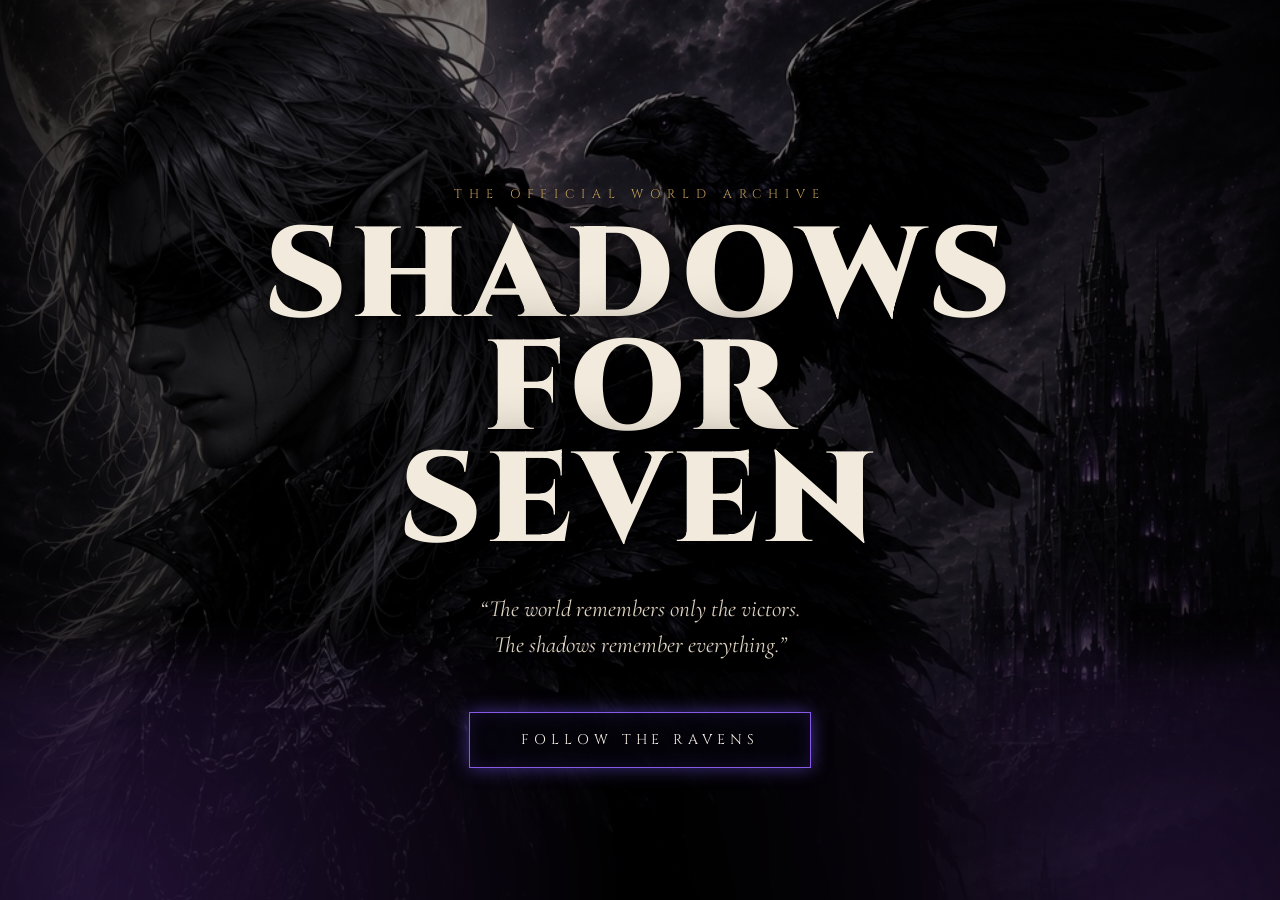
<file: index.html>
<!DOCTYPE html>
<html lang="en">
<head>
  <meta charset="UTF-8" />
  <meta name="viewport" content="width=device-width, initial-scale=1.0" />
  <title>Shadows for Seven</title>
  <link rel="stylesheet" href="assets/css/landing.css" />
</head>

<body>
  <section class="hero">
    <div class="embers"></div>
    <div class="feathers"></div>
    <div class="fog"></div>

    <div class="overlay">
      <p class="archive">The Official World Archive</p>

      <h1>
        SHADOWS<br />
        FOR<br />
        SEVEN
      </h1>

      <p class="quote">
        “The world remembers only the victors.<br />
        The shadows remember everything.”
      </p>

      <a class="enter" href="archive.html">Follow the Ravens</a>
    </div>
  </section>

  <script src="assets/js/script.js"></script>
</body>
</html>
</file>
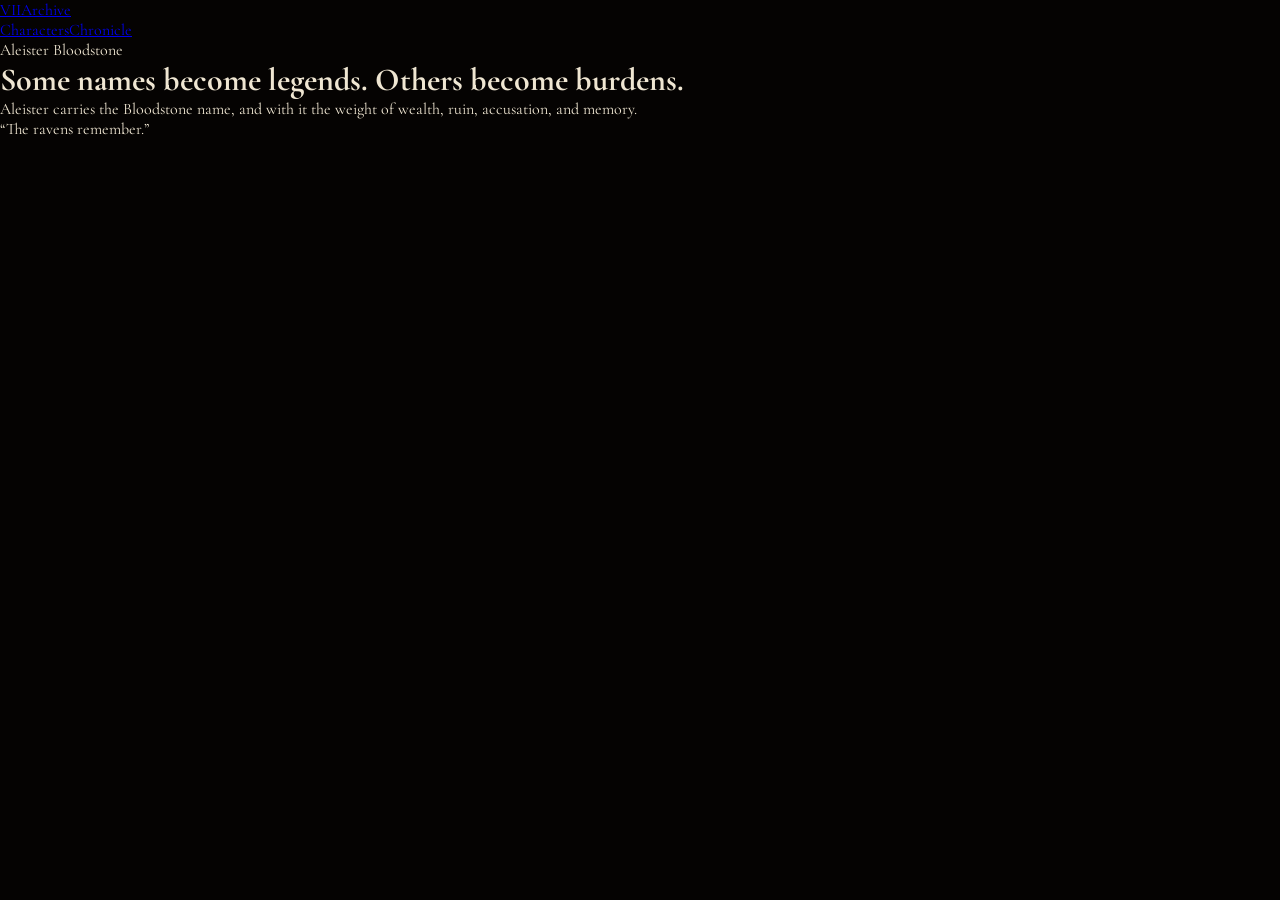
<file: aleister.html>
<!DOCTYPE html><html lang="en"><head><meta charset="UTF-8"><meta name="viewport" content="width=device-width, initial-scale=1.0"><title>Aleister | Shadows for Seven</title><link rel="preconnect" href="https://fonts.googleapis.com"><link rel="preconnect" href="https://fonts.gstatic.com" crossorigin><link href="https://fonts.googleapis.com/css2?family=Cinzel:wght@500;700;900&family=Cormorant+Garamond:wght@400;500;700&display=swap" rel="stylesheet"><link rel="stylesheet" href="assets/css/archive.css"></head><body><header class="archive-header"><a class="brand" href="archive.html"><span class="mark">VII</span><span>Archive</span></a><nav class="nav-links"><a href="characters.html">Characters</a><a href="chronicle.html">Chronicle</a></nav></header><main class="page character-page aleister-page"><p class="kicker">Aleister Bloodstone</p><h1>Some names become legends. Others become burdens.</h1><section class="text-panel"><p>Aleister carries the Bloodstone name, and with it the weight of wealth, ruin, accusation, and memory.</p></section></main><footer><p>“The ravens remember.”</p></footer></body></html>
</file>
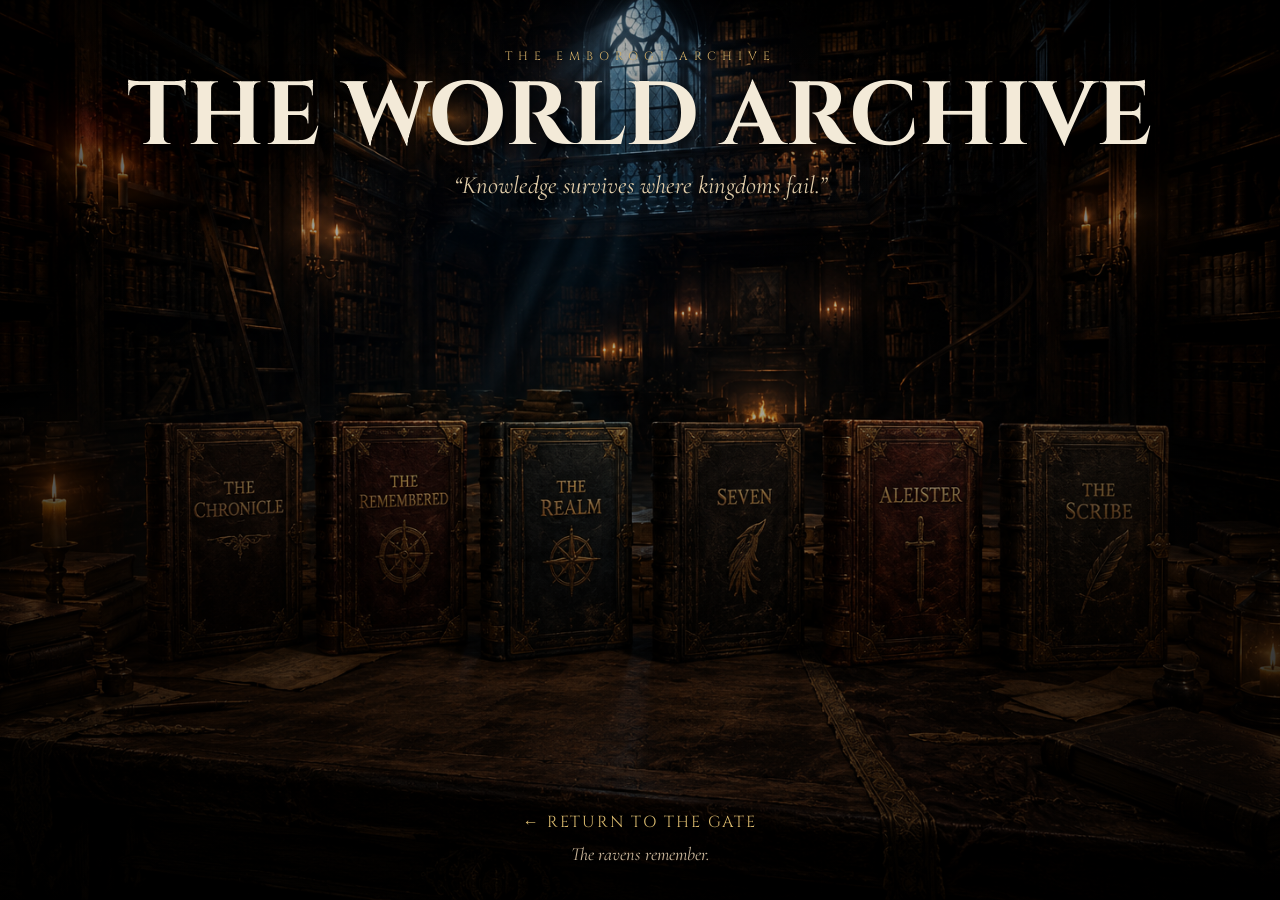
<file: archive.html>
<!DOCTYPE html>
<html lang="en">
<head>
  <meta charset="UTF-8" />
  <meta name="viewport" content="width=device-width, initial-scale=1.0" />
  <title>The Emborogi Archive | Shadows for Seven</title>
  <link rel="stylesheet" href="assets/css/archive.css" />
</head>

<body>
  <main class="archive-room">
    <div class="archive-darkness"></div>
    <div class="archive-dust"></div>

    <section class="archive-title">
      <p>The Emborogi Archive</p>
      <h1>The World Archive</h1>
      <span>“Knowledge survives where kingdoms fail.”</span>
    </section>

    <nav class="book-hotspots">
      <a class="hotspot book-1" href="chronicle.html"><span>The Chronicle</span></a>
      <a class="hotspot book-2" href="characters.html"><span>The Remembered</span></a>
      <a class="hotspot book-3" href="world.html"><span>The Realm</span></a>
      <a class="hotspot book-4" href="author.html"><span>The Scribe</span></a>
    </nav>

    <footer class="archive-footer">
      <a href="index.html">← Return to the Gate</a>
      <p>The ravens remember.</p>
    </footer>
  </main>
</body>
</html>
</file>
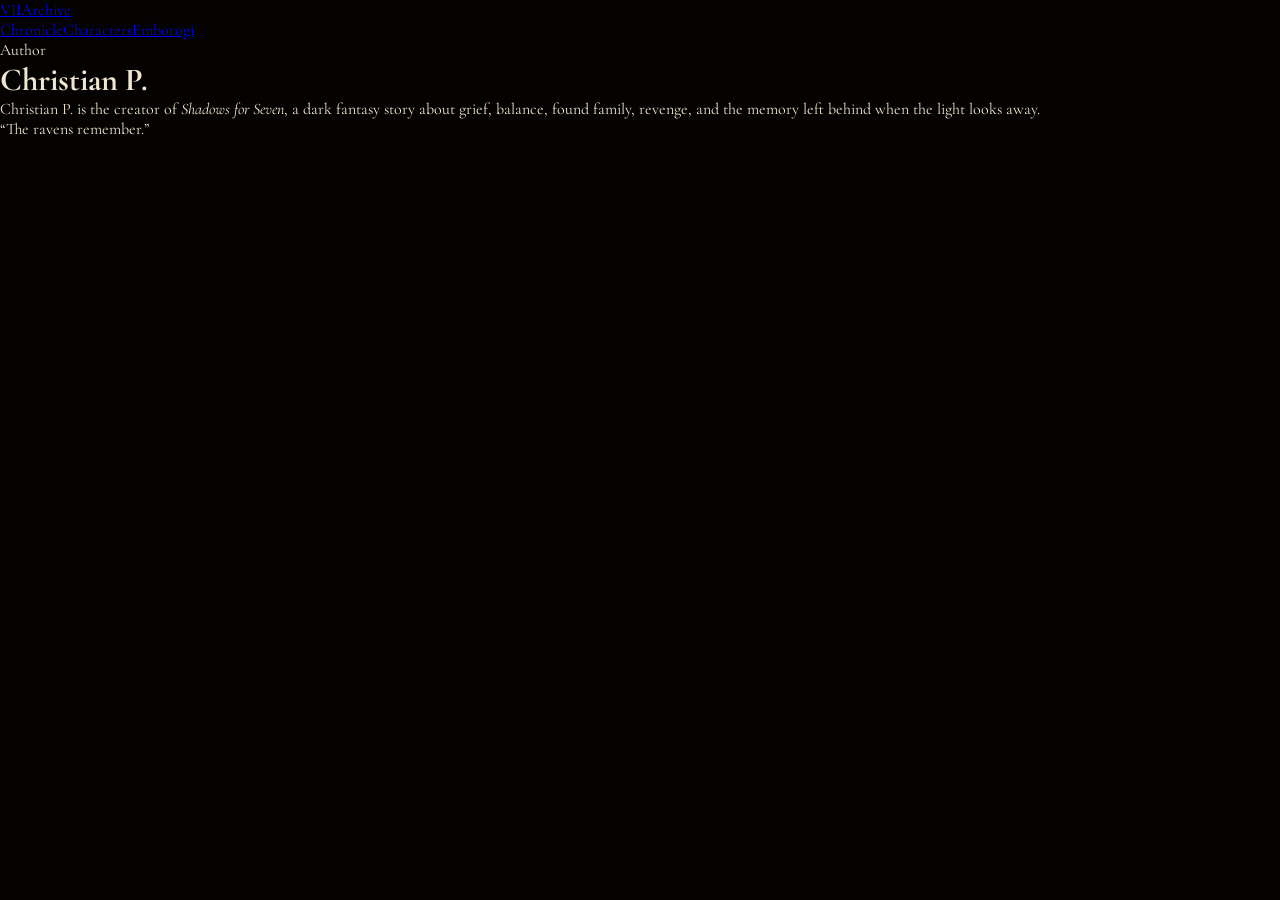
<file: author.html>
<!DOCTYPE html><html lang="en"><head><meta charset="UTF-8"><meta name="viewport" content="width=device-width, initial-scale=1.0"><title>Christian P. | Shadows for Seven</title><link rel="preconnect" href="https://fonts.googleapis.com"><link rel="preconnect" href="https://fonts.gstatic.com" crossorigin><link href="https://fonts.googleapis.com/css2?family=Cinzel:wght@500;700;900&family=Cormorant+Garamond:wght@400;500;700&display=swap" rel="stylesheet"><link rel="stylesheet" href="assets/css/archive.css"></head><body><header class="archive-header"><a class="brand" href="archive.html"><span class="mark">VII</span><span>Archive</span></a><nav class="nav-links"><a href="chronicle.html">Chronicle</a><a href="characters.html">Characters</a><a href="world.html">Emborogi</a></nav></header><main class="page"><p class="kicker">Author</p><h1>Christian P.</h1><section class="text-panel"><p>Christian P. is the creator of <em>Shadows for Seven</em>, a dark fantasy story about grief, balance, found family, revenge, and the memory left behind when the light looks away.</p></section></main><footer><p>“The ravens remember.”</p></footer></body></html>
</file>
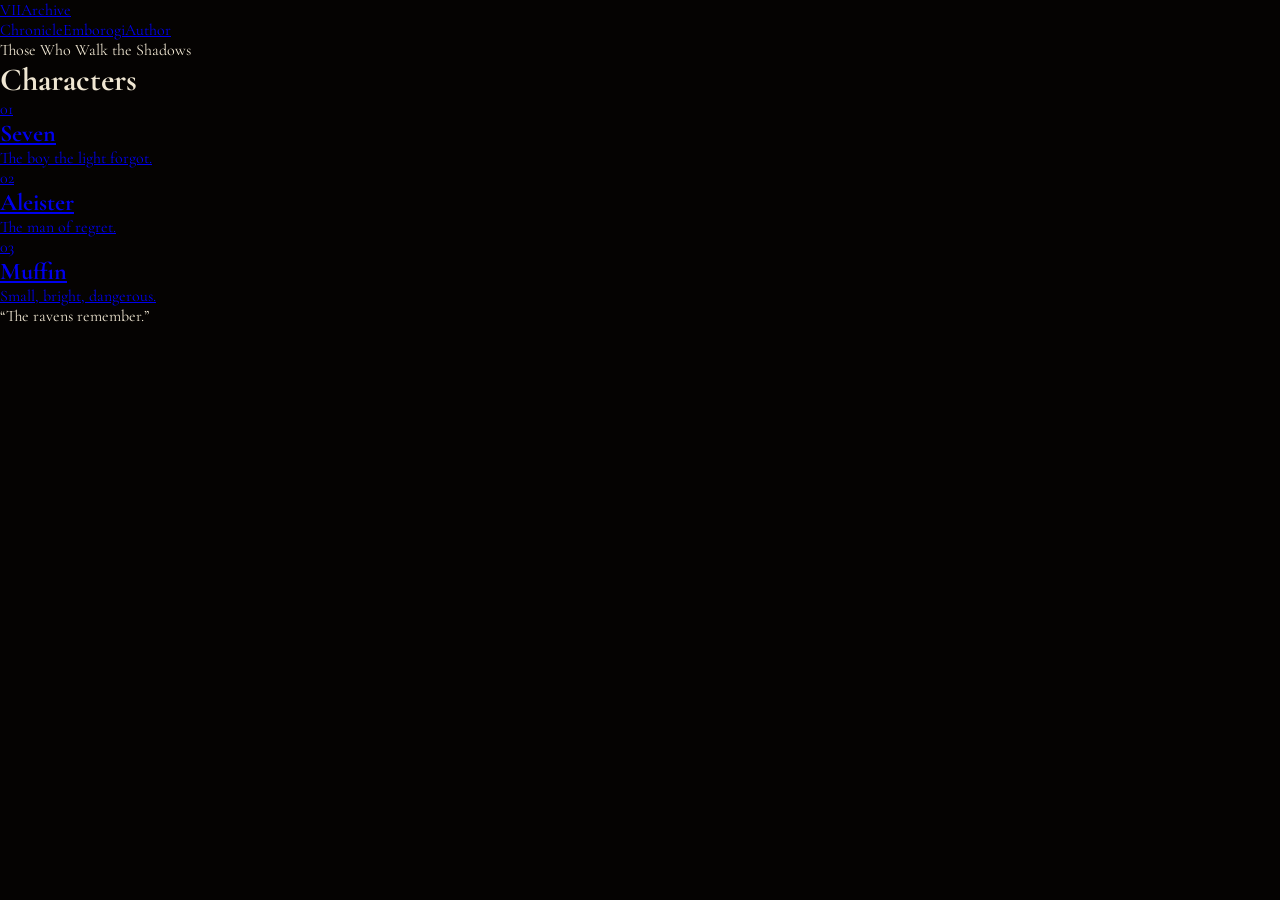
<file: characters.html>
<!DOCTYPE html><html lang="en"><head><meta charset="UTF-8"><meta name="viewport" content="width=device-width, initial-scale=1.0"><title>Characters | Shadows for Seven</title><link rel="preconnect" href="https://fonts.googleapis.com"><link rel="preconnect" href="https://fonts.gstatic.com" crossorigin><link href="https://fonts.googleapis.com/css2?family=Cinzel:wght@500;700;900&family=Cormorant+Garamond:wght@400;500;700&display=swap" rel="stylesheet"><link rel="stylesheet" href="assets/css/archive.css"></head><body><header class="archive-header"><a class="brand" href="archive.html"><span class="mark">VII</span><span>Archive</span></a><nav class="nav-links"><a href="chronicle.html">Chronicle</a><a href="world.html">Emborogi</a><a href="author.html">Author</a></nav></header><main class="page"><p class="kicker">Those Who Walk the Shadows</p><h1>Characters</h1><section class="archive-grid compact"><a href="seven.html" class="archive-card seven"><p>01</p><h2>Seven</h2><span>The boy the light forgot.</span></a><a href="aleister.html" class="archive-card aleister"><p>02</p><h2>Aleister</h2><span>The man of regret.</span></a><a href="muffin.html" class="archive-card muffin"><p>03</p><h2>Muffin</h2><span>Small, bright, dangerous.</span></a></section></main><footer><p>“The ravens remember.”</p></footer></body></html>
</file>
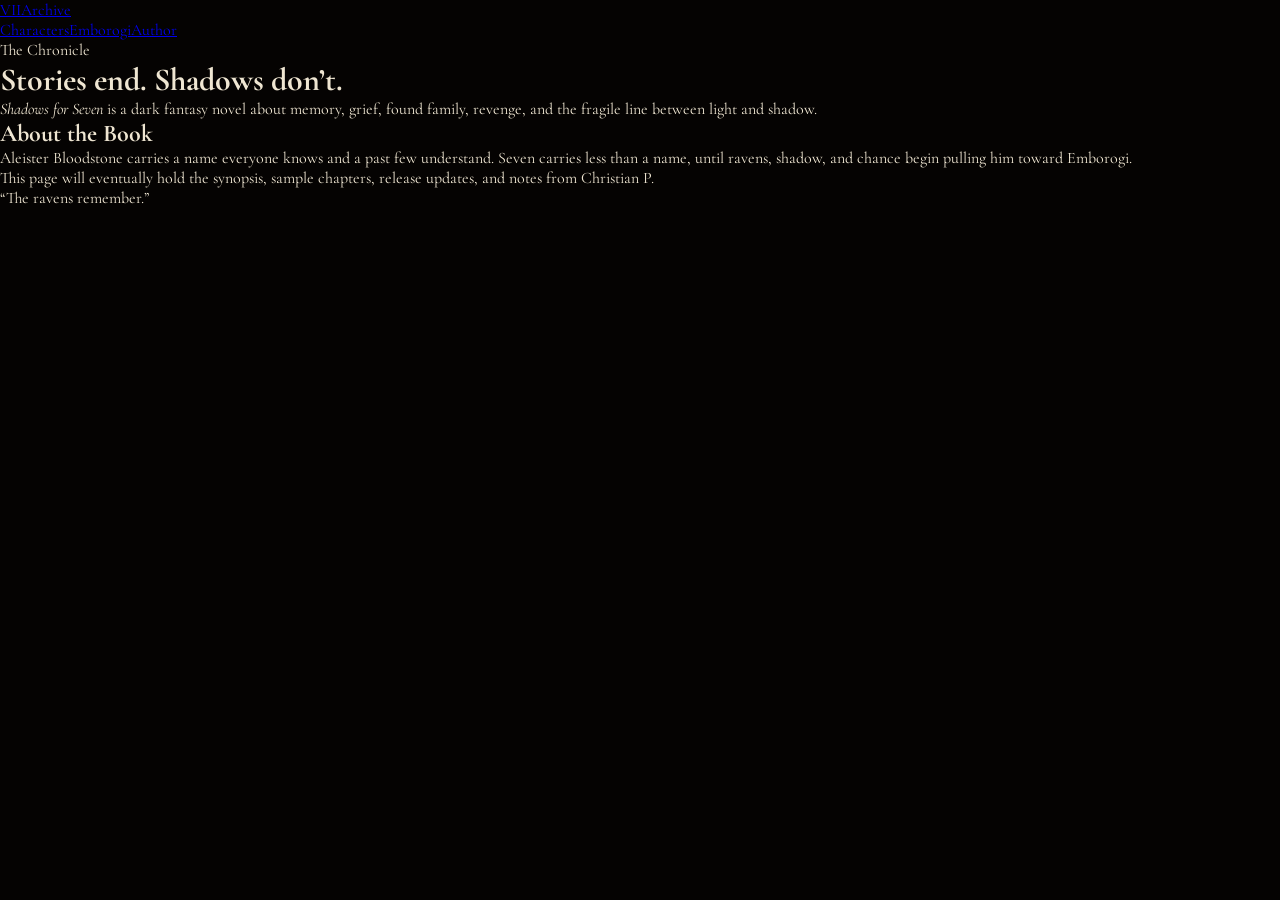
<file: chronicle.html>
<!DOCTYPE html><html lang="en"><head><meta charset="UTF-8"><meta name="viewport" content="width=device-width, initial-scale=1.0"><title>The Chronicle | Shadows for Seven</title><link rel="preconnect" href="https://fonts.googleapis.com"><link rel="preconnect" href="https://fonts.gstatic.com" crossorigin><link href="https://fonts.googleapis.com/css2?family=Cinzel:wght@500;700;900&family=Cormorant+Garamond:wght@400;500;700&display=swap" rel="stylesheet"><link rel="stylesheet" href="assets/css/archive.css"></head><body><header class="archive-header"><a class="brand" href="archive.html"><span class="mark">VII</span><span>Archive</span></a><nav class="nav-links"><a href="characters.html">Characters</a><a href="world.html">Emborogi</a><a href="author.html">Author</a></nav></header><main class="page"><p class="kicker">The Chronicle</p><h1>Stories end. Shadows don’t.</h1><p class="intro"><em>Shadows for Seven</em> is a dark fantasy novel about memory, grief, found family, revenge, and the fragile line between light and shadow.</p><section class="text-panel"><h2>About the Book</h2><p>Aleister Bloodstone carries a name everyone knows and a past few understand. Seven carries less than a name, until ravens, shadow, and chance begin pulling him toward Emborogi.</p><p>This page will eventually hold the synopsis, sample chapters, release updates, and notes from Christian P.</p></section></main><footer><p>“The ravens remember.”</p></footer></body></html>
</file>
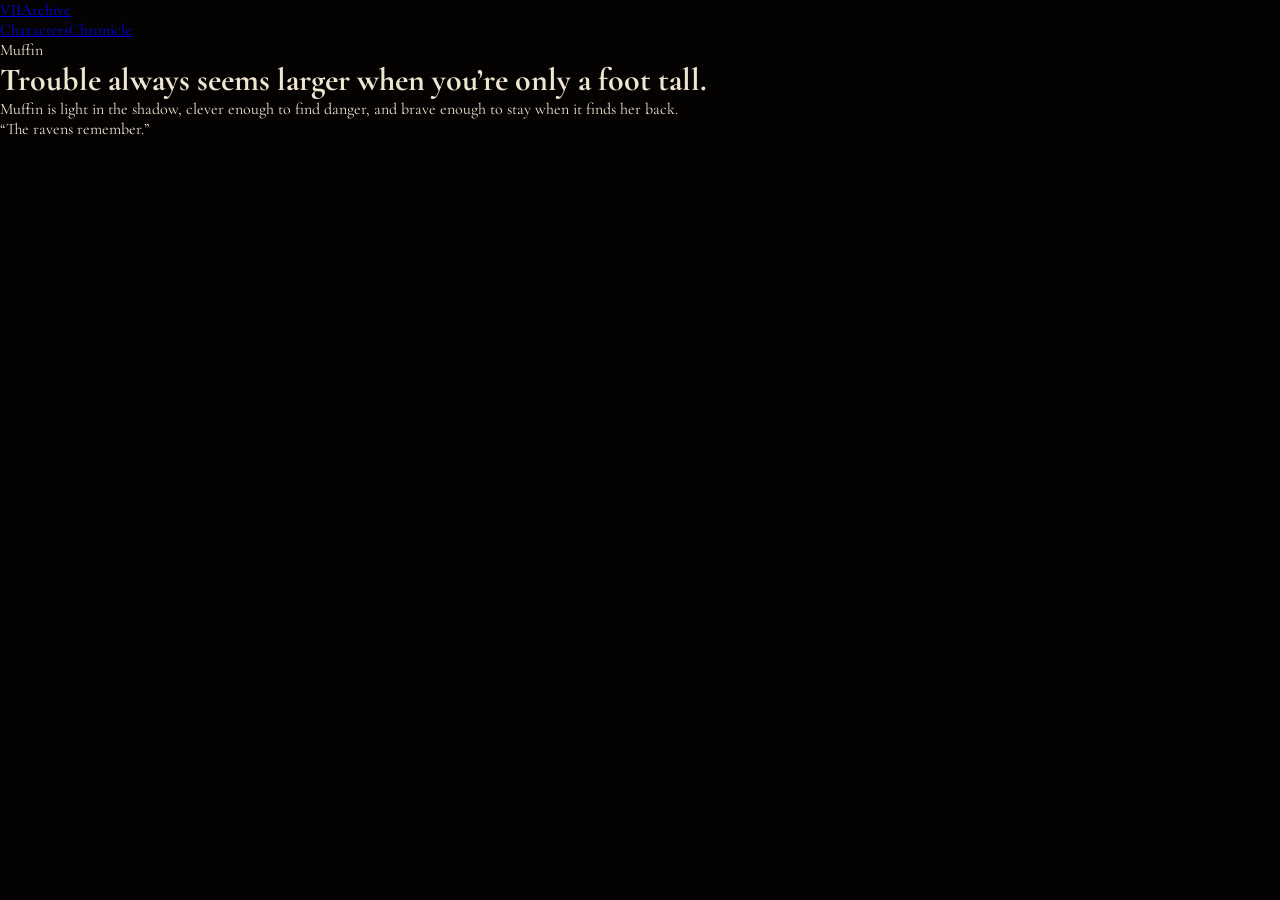
<file: muffin.html>
<!DOCTYPE html><html lang="en"><head><meta charset="UTF-8"><meta name="viewport" content="width=device-width, initial-scale=1.0"><title>Muffin | Shadows for Seven</title><link rel="preconnect" href="https://fonts.googleapis.com"><link rel="preconnect" href="https://fonts.gstatic.com" crossorigin><link href="https://fonts.googleapis.com/css2?family=Cinzel:wght@500;700;900&family=Cormorant+Garamond:wght@400;500;700&display=swap" rel="stylesheet"><link rel="stylesheet" href="assets/css/archive.css"></head><body><header class="archive-header"><a class="brand" href="archive.html"><span class="mark">VII</span><span>Archive</span></a><nav class="nav-links"><a href="characters.html">Characters</a><a href="chronicle.html">Chronicle</a></nav></header><main class="page character-page muffin-page"><p class="kicker">Muffin</p><h1>Trouble always seems larger when you’re only a foot tall.</h1><section class="text-panel"><p>Muffin is light in the shadow, clever enough to find danger, and brave enough to stay when it finds her back.</p></section></main><footer><p>“The ravens remember.”</p></footer></body></html>
</file>
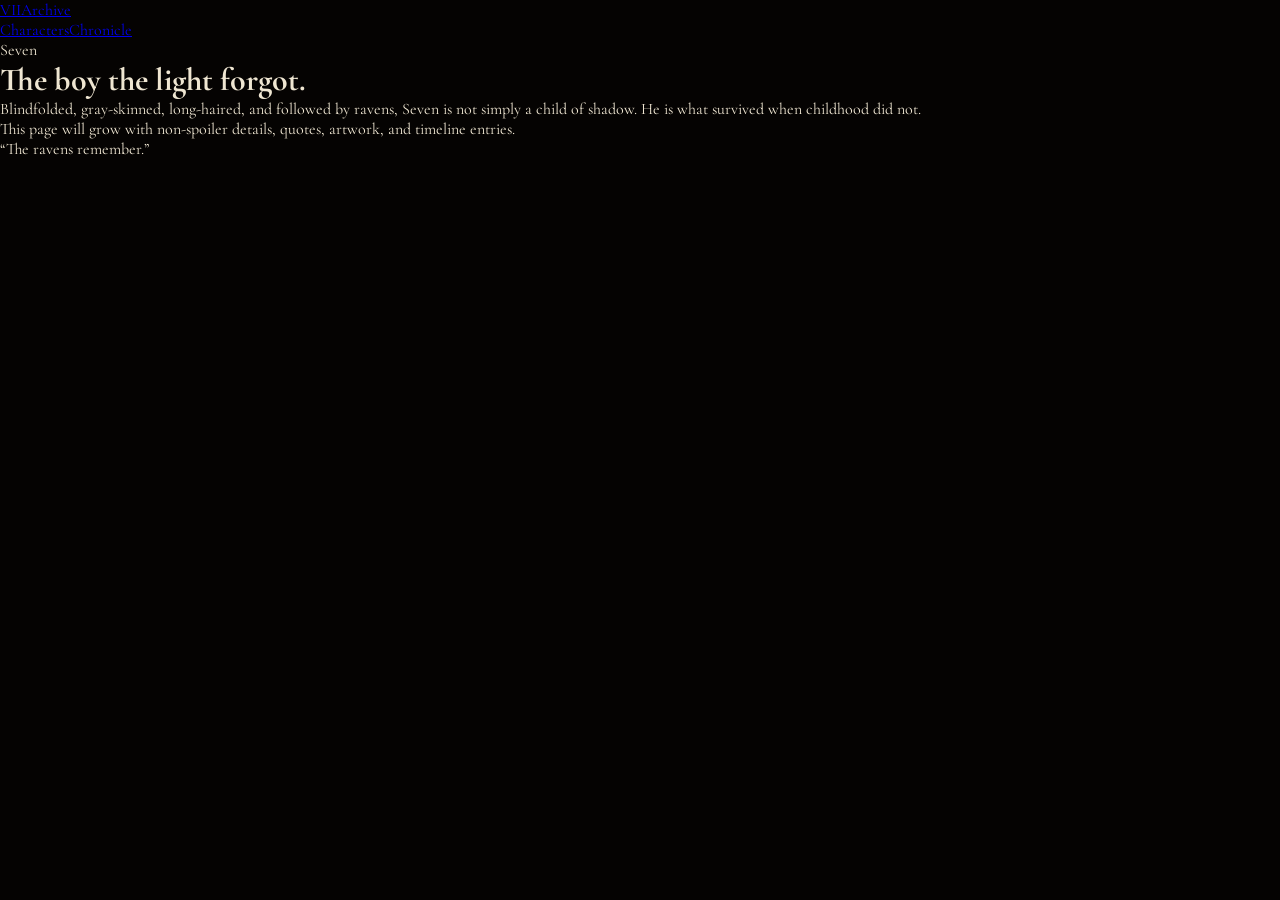
<file: seven.html>
<!DOCTYPE html><html lang="en"><head><meta charset="UTF-8"><meta name="viewport" content="width=device-width, initial-scale=1.0"><title>Seven | Shadows for Seven</title><link rel="preconnect" href="https://fonts.googleapis.com"><link rel="preconnect" href="https://fonts.gstatic.com" crossorigin><link href="https://fonts.googleapis.com/css2?family=Cinzel:wght@500;700;900&family=Cormorant+Garamond:wght@400;500;700&display=swap" rel="stylesheet"><link rel="stylesheet" href="assets/css/archive.css"></head><body><header class="archive-header"><a class="brand" href="archive.html"><span class="mark">VII</span><span>Archive</span></a><nav class="nav-links"><a href="characters.html">Characters</a><a href="chronicle.html">Chronicle</a></nav></header><main class="page character-page seven-page"><p class="kicker">Seven</p><h1>The boy the light forgot.</h1><section class="text-panel"><p>Blindfolded, gray-skinned, long-haired, and followed by ravens, Seven is not simply a child of shadow. He is what survived when childhood did not.</p><p>This page will grow with non-spoiler details, quotes, artwork, and timeline entries.</p></section></main><footer><p>“The ravens remember.”</p></footer></body></html>
</file>
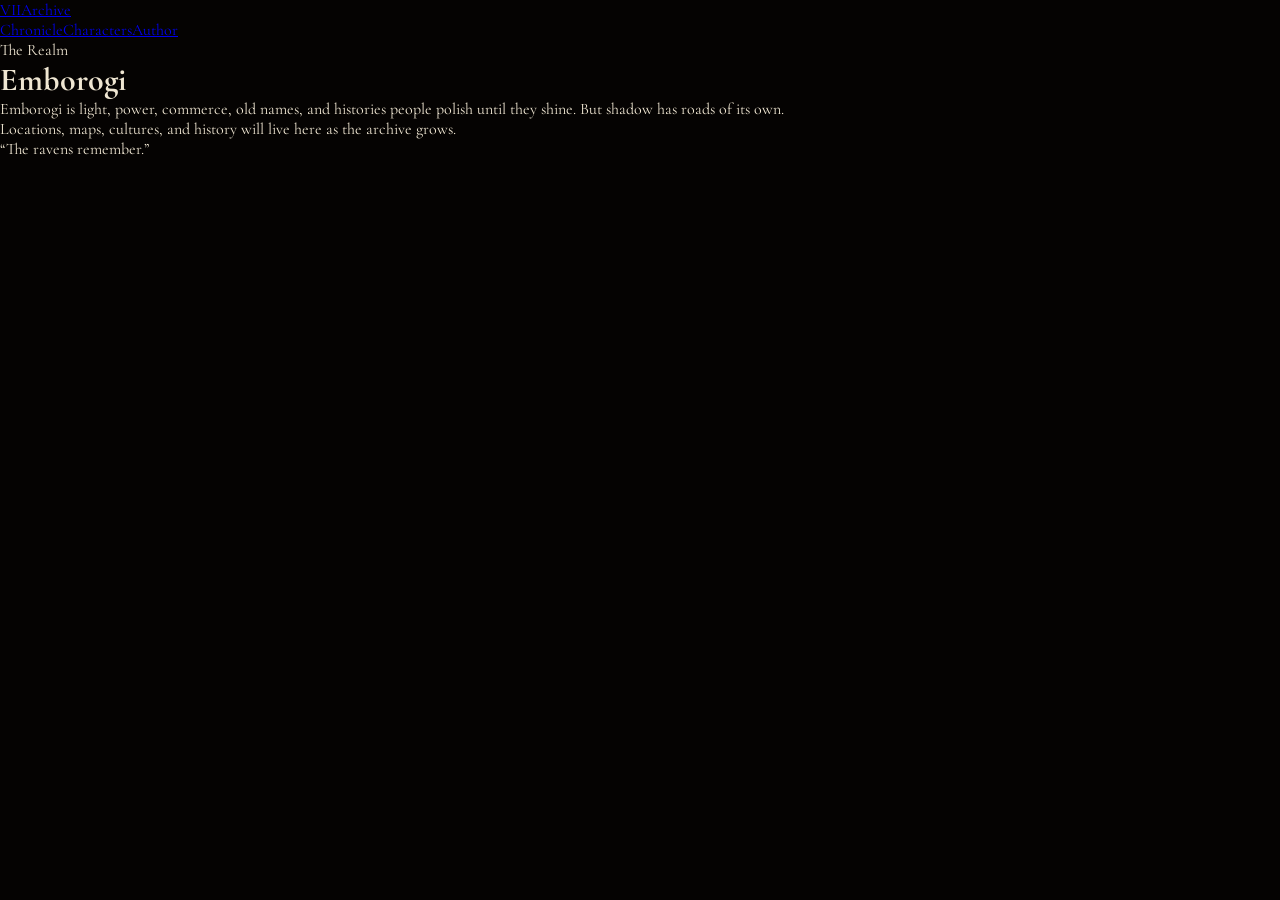
<file: world.html>
<!DOCTYPE html><html lang="en"><head><meta charset="UTF-8"><meta name="viewport" content="width=device-width, initial-scale=1.0"><title>Emborogi | Shadows for Seven</title><link rel="preconnect" href="https://fonts.googleapis.com"><link rel="preconnect" href="https://fonts.gstatic.com" crossorigin><link href="https://fonts.googleapis.com/css2?family=Cinzel:wght@500;700;900&family=Cormorant+Garamond:wght@400;500;700&display=swap" rel="stylesheet"><link rel="stylesheet" href="assets/css/archive.css"></head><body><header class="archive-header"><a class="brand" href="archive.html"><span class="mark">VII</span><span>Archive</span></a><nav class="nav-links"><a href="chronicle.html">Chronicle</a><a href="characters.html">Characters</a><a href="author.html">Author</a></nav></header><main class="page"><p class="kicker">The Realm</p><h1>Emborogi</h1><section class="text-panel"><p>Emborogi is light, power, commerce, old names, and histories people polish until they shine. But shadow has roads of its own.</p><p>Locations, maps, cultures, and history will live here as the archive grows.</p></section></main><footer><p>“The ravens remember.”</p></footer></body></html>
</file>
<file: assets/css/landing.css>
@import url('https://fonts.googleapis.com/css2?family=Cinzel:wght@400;700;900&family=Cormorant+Garamond:wght@400;500&display=swap');

* {
  margin: 0;
  padding: 0;
  box-sizing: border-box;
}

html, body {
  width: 100%;
  height: 100%;
  overflow: hidden;
  background: #020202;
}

body {
  font-family: "Cormorant Garamond", serif;
  color: #f3ede4;
  transition: opacity 0.8s ease;
}

body.fade-out {
  opacity: 0;
}

.hero {
  position: relative;
  width: 100vw;
  height: 100dvh;
  overflow: hidden;
  display: flex;
  justify-content: center;
  align-items: center;
  text-align: center;
  background:
    linear-gradient(rgba(0,0,0,.28), rgba(0,0,0,.7)),
    url("../images/landing-hero.jpg");
  background-size: cover;
  background-position: center 35%;
  background-repeat: no-repeat;
}

.hero::after {
  content: "";
  position: absolute;
  inset: 0;
  z-index: 1;
  pointer-events: none;
  background:
    radial-gradient(circle at center, transparent 0%, rgba(0,0,0,.18) 48%, rgba(0,0,0,.82) 100%);
}

.overlay {
  position: relative;
  z-index: 5;
  width: min(920px, 90%);
  transform: translateY(3vh);
}

.archive {
  color: #c9a25a;
  font-family: "Cinzel", serif;
  text-transform: uppercase;
  letter-spacing: 0.55em;
  font-size: 0.78rem;
  margin-bottom: 1.2rem;
  text-shadow: 0 0 18px rgba(0,0,0,.9);
}

h1 {
  font-family: "Cinzel", serif;
  font-size: clamp(4.4rem, 10vw, 8.6rem);
  line-height: 0.88;
  font-weight: 900;
  letter-spacing: 0.04em;
  color: #f2eadc;
  text-shadow:
    0 0 24px rgba(0,0,0,.95),
    0 0 55px rgba(0,0,0,.85);
}

.quote {
  margin: 2rem auto 3rem;
  max-width: 760px;
  color: #ddd2c1;
  font-size: clamp(1.15rem, 2vw, 1.45rem);
  line-height: 1.55;
  font-style: italic;
  text-shadow: 0 0 20px rgba(0,0,0,.95);
}

.enter {
  display: inline-block;
  padding: 1.1rem 3.2rem;
  border: 1px solid rgba(151, 99, 255, 0.9);
  color: #f7efe6;
  background: rgba(5, 3, 12, 0.72);
  text-decoration: none;
  text-transform: uppercase;
  letter-spacing: 0.35em;
  font-family: "Cinzel", serif;
  font-size: 0.88rem;
  box-shadow:
    0 0 18px rgba(124, 92, 255, 0.5),
    inset 0 0 18px rgba(124, 92, 255, 0.14);
  transition: 0.35s ease;
  animation: buttonPulse 4.5s ease-in-out infinite;
}

.enter:hover {
  color: #d8bd72;
  transform: translateY(-2px);
  box-shadow:
    0 0 34px rgba(124, 92, 255, 0.9),
    inset 0 0 24px rgba(124, 92, 255, 0.2);
}

.embers,
.feathers,
.fog {
  position: absolute;
  inset: 0;
  pointer-events: none;
}

.embers {
  z-index: 3;
}

.ember {
  position: absolute;
  bottom: -40px;
  width: 4px;
  height: 16px;
  border-radius: 50%;
  background: linear-gradient(to top, #ff4a00, #ffb56a);
  box-shadow:
    0 0 8px rgba(255, 94, 20, .95),
    0 0 22px rgba(255, 80, 0, .55);
  opacity: 0;
  animation: emberRise linear infinite;
}

.feathers {
  z-index: 4;
}

.feather {
  position: absolute;
  top: -80px;
  width: 42px;
  height: 14px;
  background: rgba(0,0,0,.9);
  border-radius: 90% 10% 90% 10%;
  filter: blur(.3px);
  opacity: 0;
  animation: featherFall linear infinite;
}

.fog {
  z-index: 2;
  left: -20%;
  right: -20%;
  top: auto;
  bottom: -15%;
  height: 42%;
  background:
    radial-gradient(circle at 20% 65%, rgba(96, 49, 150, 0.34), transparent 36%),
    radial-gradient(circle at 50% 75%, rgba(0, 0, 0, 0.95), transparent 48%),
    radial-gradient(circle at 80% 65%, rgba(96, 49, 150, 0.28), transparent 38%);
  filter: blur(24px);
  animation: fogMove 12s ease-in-out infinite alternate;
}

@keyframes emberRise {
  0% {
    transform: translateY(0) translateX(0) rotate(0deg) scale(.4);
    opacity: 0;
  }
  12% {
    opacity: .95;
  }
  85% {
    opacity: .75;
  }
  100% {
    transform: translateY(-120vh) translateX(var(--drift)) rotate(260deg) scale(1.1);
    opacity: 0;
  }
}

@keyframes featherFall {
  0% {
    transform: translateX(0) translateY(0) rotate(0deg);
    opacity: 0;
  }
  12% {
    opacity: .35;
  }
  70% {
    opacity: .32;
  }
  100% {
    transform: translateX(var(--drift)) translateY(115vh) rotate(520deg);
    opacity: 0;
  }
}

@keyframes fogMove {
  from {
    transform: translateX(-2%) scale(1);
    opacity: .68;
  }
  to {
    transform: translateX(3%) scale(1.08);
    opacity: .95;
  }
}

@keyframes buttonPulse {
  0%, 100% {
    box-shadow:
      0 0 18px rgba(124, 92, 255, 0.42),
      inset 0 0 18px rgba(124, 92, 255, 0.14);
  }
  50% {
    box-shadow:
      0 0 34px rgba(124, 92, 255, 0.75),
      inset 0 0 24px rgba(124, 92, 255, 0.22);
  }
}

@media (max-width: 768px) {
  .hero {
    background-position: 30% center;
  }

  .overlay {
    width: 92%;
    transform: translateY(14vh);
  }

  h1 {
    font-size: clamp(3.1rem, 16vw, 5rem);
  }

  .archive {
    font-size: .62rem;
    letter-spacing: .35em;
  }

  .quote {
    font-size: 1.05rem;
    margin: 1.4rem auto 2rem;
  }

  .enter {
    width: min(340px, 92vw);
    padding: 1rem 1.2rem;
    font-size: .78rem;
    letter-spacing: .26em;
  }
}
</file>
<file: assets/css/archive.css>
@import url('https://fonts.googleapis.com/css2?family=Cinzel:wght@400;700;900&family=Cormorant+Garamond:wght@400;500;700&display=swap');

* {
  margin: 0;
  padding: 0;
  box-sizing: border-box;
}

body {
  background: #050302;
  color: #efe6d2;
  font-family: "Cormorant Garamond", serif;
}

.archive-room {
  position: relative;
  min-height: 100vh;
  overflow: hidden;
  background: url("../images/archive-library.png") center center / cover no-repeat;
}

.archive-darkness {
  position: absolute;
  inset: 0;
  z-index: 1;
  pointer-events: none;
  background:
    linear-gradient(to bottom, rgba(0,0,0,.15), rgba(0,0,0,.6)),
    radial-gradient(circle at center, transparent 35%, rgba(0,0,0,.72) 100%);
}

.archive-dust {
  position: absolute;
  inset: 0;
  z-index: 2;
  pointer-events: none;
  opacity: .22;
}

.archive-title {
  position: relative;
  z-index: 3;
  text-align: center;
  padding-top: 3rem;
}

.archive-title p {
  font-family: "Cinzel", serif;
  text-transform: uppercase;
  letter-spacing: .5em;
  color: #d2ad66;
  font-size: .75rem;
}

.archive-title h1 {
  font-family: "Cinzel", serif;
  text-transform: uppercase;
  font-size: clamp(3rem, 7vw, 6.6rem);
  line-height: .9;
  margin: .8rem 0;
  color: #f3ead8;
  text-shadow: 0 4px 18px #000;
}

.archive-title span {
  display: block;
  color: #e1cda9;
  font-size: clamp(1.1rem, 2vw, 1.55rem);
  font-style: italic;
  text-shadow: 0 3px 12px #000;
}

.book-hotspots {
  position: absolute;
  z-index: 10;
  left: 0;
  right: 0;
  bottom: 18%;
  height: 31%;
}

.hotspot {
  position: absolute;
  top: 0;
  height: 100%;
  text-decoration: none;
  border-radius: 8px;
  background: transparent;
  transition: .25s ease;
}

.hotspot span {
  display: none;
}

.hotspot:hover {
  background: rgba(255, 210, 120, .08);
  box-shadow: 0 0 45px rgba(255, 185, 80, .25);
  transform: translateY(-8px);
}

.book-1 { left: 13.5%; width: 11.5%; }
.book-2 { left: 27.1%; width: 11.6%; }
.book-3 { left: 40.6%; width: 11.7%; }
.book-4 { left: 81.2%; width: 11.8%; }

.archive-footer {
  position: absolute;
  z-index: 4;
  left: 0;
  right: 0;
  bottom: 2.2rem;
  text-align: center;
}

.archive-footer a {
  color: #d8b86d;
  text-decoration: none;
  font-family: "Cinzel", serif;
  text-transform: uppercase;
  letter-spacing: .12em;
}

.archive-footer p {
  margin-top: .6rem;
  color: #ccb89b;
  font-style: italic;
  font-size: 1.15rem;
}

@media (max-width: 700px) {
  .archive-room {
    min-height: 100dvh;
    background-position: center top;
  }

  .archive-title {
    padding: 2rem .8rem 0;
  }

  .archive-title p {
    font-size: .55rem;
    letter-spacing: .26em;
  }

  .archive-title h1 {
    font-size: 2.65rem;
  }

  .archive-title span {
    font-size: .95rem;
  }

  .book-hotspots {
    bottom: 22%;
    height: 38%;
  }

  .book-1 { left: 0%; width: 25%; }
  .book-2 { left: 25%; width: 25%; }
  .book-3 { left: 50%; width: 25%; }
  .book-4 { left: 75%; width: 25%; }

  .archive-footer {
    bottom: 1.5rem;
  }
}
</file>
